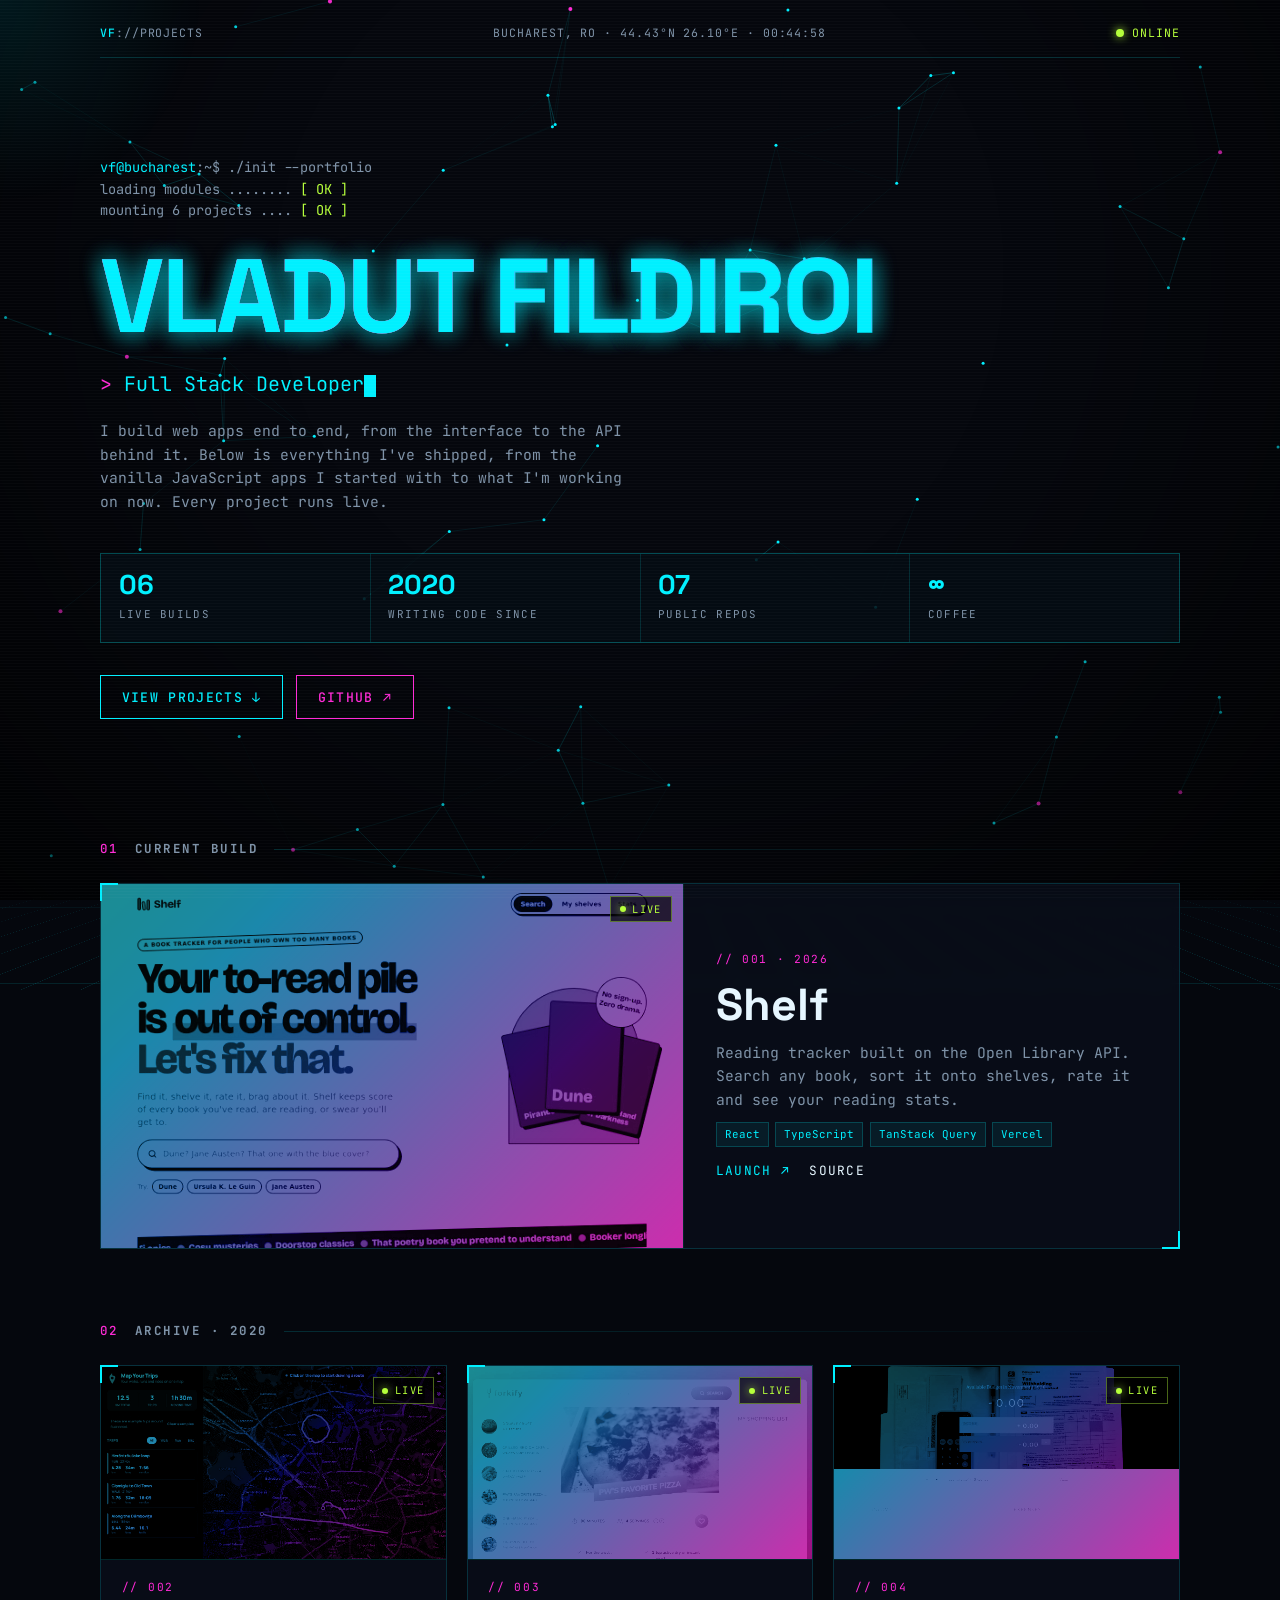
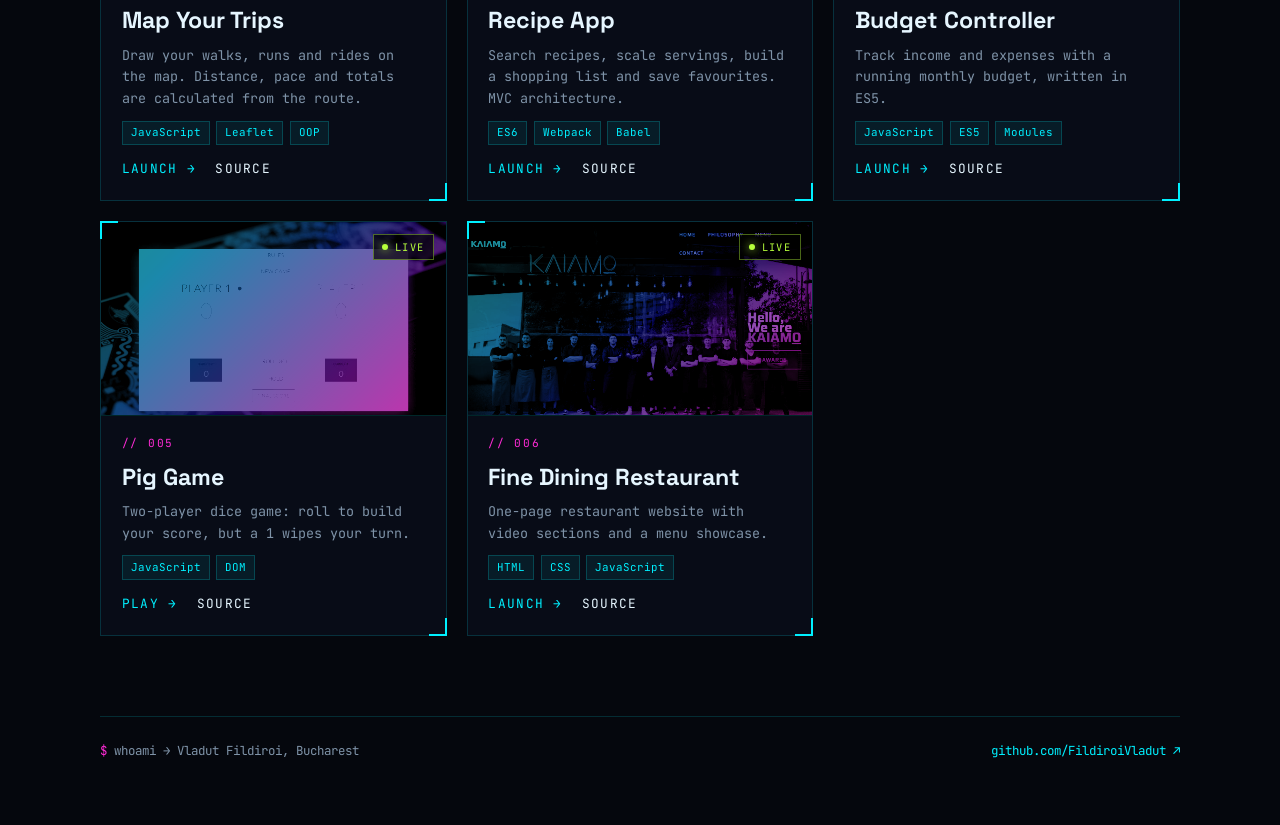
<file: index.html>
<!DOCTYPE html>
<html lang="en">
  <head>
    <meta charset="UTF-8" />
    <meta name="viewport" content="width=device-width, initial-scale=1.0" />
    <title>Vladut Fildiroi · Projects</title>
    <meta name="description" content="Projects by Vladut Fildiroi: web apps, games and experiments." />
    <meta name="theme-color" content="#05070d" />
    <link rel="icon" href="data:image/svg+xml,%3Csvg xmlns='http://www.w3.org/2000/svg' viewBox='0 0 32 32'%3E%3Crect width='32' height='32' rx='6' fill='%2305070d'/%3E%3Cpath d='M7 8l6 16h2l6-16' fill='none' stroke='%2300f0ff' stroke-width='2.5'/%3E%3Cpath d='M22 8v16h4' fill='none' stroke='%23ff2bd6' stroke-width='2.5'/%3E%3C/svg%3E" />
    <link rel="preconnect" href="https://fonts.googleapis.com" />
    <link rel="preconnect" href="https://fonts.gstatic.com" crossorigin />
    <link
      href="https://fonts.googleapis.com/css2?family=JetBrains+Mono:wght@400;500;700&family=Space+Grotesk:wght@500;700&display=swap"
      rel="stylesheet"
    />
    <style>
      :root {
        --bg: #05070d;
        --panel: rgba(10, 16, 28, 0.72);
        --line: rgba(0, 240, 255, 0.16);
        --text: #e6f6ff;
        --muted: #7f93a8;
        --cyan: #00f0ff;
        --magenta: #ff2bd6;
        --lime: #b6ff3b;
        --mono: "JetBrains Mono", ui-monospace, monospace;
        --display: "Space Grotesk", system-ui, sans-serif;
      }
      * { box-sizing: border-box; margin: 0; padding: 0; }
      html { scroll-behavior: smooth; }
      body {
        background: var(--bg);
        color: var(--text);
        font-family: var(--mono);
        line-height: 1.6;
        min-height: 100vh;
        overflow-x: hidden;
      }
      ::selection { background: var(--magenta); color: #000; }
      a { color: inherit; }

      /* ---------- background layers ---------- */
      #net { position: fixed; inset: 0; z-index: 0; }
      .grid-floor {
        position: fixed; left: -50%; right: -50%; bottom: -10vh; height: 55vh; z-index: 0;
        background-image:
          linear-gradient(var(--line) 1px, transparent 1px),
          linear-gradient(90deg, var(--line) 1px, transparent 1px);
        background-size: 60px 60px;
        transform: perspective(500px) rotateX(62deg);
        transform-origin: bottom;
        mask-image: linear-gradient(to top, #000 10%, transparent 85%);
        animation: floor 3s linear infinite;
        pointer-events: none;
      }
      @keyframes floor { to { background-position: 0 60px; } }
      .scanlines {
        position: fixed; inset: 0; z-index: 50; pointer-events: none;
        background: repeating-linear-gradient(to bottom, rgba(255,255,255,0.025) 0 1px, transparent 1px 3px);
      }
      .vignette {
        position: fixed; inset: 0; z-index: 1; pointer-events: none;
        background: radial-gradient(ellipse at 50% 30%, transparent 40%, rgba(0,0,0,0.75));
      }
      .cursor-glow {
        position: fixed; width: 480px; height: 480px; left: 0; top: 0; z-index: 1;
        border-radius: 50%; pointer-events: none; translate: -50% -50%;
        background: radial-gradient(circle, rgba(0,240,255,0.09), transparent 60%);
      }

      /* ---------- layout ---------- */
      main { position: relative; z-index: 2; max-width: 1120px; margin: 0 auto; padding: 1.5rem 1.25rem 4rem; }

      .topbar {
        display: flex; justify-content: space-between; align-items: center; gap: 1rem;
        font-size: 0.72rem; color: var(--muted); letter-spacing: 0.08em; text-transform: uppercase;
        border-bottom: 1px solid var(--line); padding-bottom: 0.9rem;
      }
      .topbar b { color: var(--cyan); font-weight: 500; }
      .status { display: inline-flex; align-items: center; gap: 0.5rem; color: var(--lime); }
      .dot { width: 8px; height: 8px; border-radius: 50%; background: currentColor; box-shadow: 0 0 10px currentColor; animation: blink 1.6s steps(2) infinite; }
      @keyframes blink { 50% { opacity: 0.25; } }

      /* ---------- hero ---------- */
      .hero { padding: clamp(3.5rem, 11vh, 7rem) 0 3rem; }
      .boot { color: var(--muted); font-size: 0.85rem; min-height: 5.2em; white-space: pre-line; }
      .boot .ok { color: var(--lime); }
      .boot .c { color: var(--cyan); }
      .caret { display: inline-block; width: 0.6em; height: 1.1em; background: var(--cyan); vertical-align: text-bottom; animation: blink 1s steps(2) infinite; }

      .name {
        position: relative; display: inline-block;
        font-family: var(--display); font-weight: 700; text-transform: uppercase;
        font-size: clamp(2.8rem, 9vw, 6.5rem); line-height: 0.95; letter-spacing: -0.02em;
        margin: 1.2rem 0 1.4rem;
        text-shadow: 0 0 24px rgba(0, 240, 255, 0.35);
      }
      .name::before, .name::after {
        content: attr(data-text); position: absolute; inset: 0; pointer-events: none;
      }
      .name::before { color: var(--magenta); animation: glitch 3.2s infinite steps(1); }
      .name::after { color: var(--cyan); animation: glitch 2.7s infinite steps(1) reverse; }
      @keyframes glitch {
        0%, 86%, 100% { clip-path: inset(100% 0 0 0); transform: none; }
        87% { clip-path: inset(12% 0 70% 0); transform: translate(-6px, 0); }
        89% { clip-path: inset(55% 0 20% 0); transform: translate(5px, 0); }
        91% { clip-path: inset(30% 0 50% 0); transform: translate(-3px, 0); }
        93% { clip-path: inset(80% 0 4% 0); transform: translate(4px, 0); }
      }
      .name .accent { color: transparent; -webkit-text-stroke: 1.5px var(--cyan); }

      .role { font-size: clamp(1rem, 2.2vw, 1.25rem); color: var(--text); }
      .role .prompt { color: var(--magenta); }
      #role-text { color: var(--cyan); }
      .bio { color: var(--muted); max-width: 60ch; margin-top: 1.2rem; font-size: 0.92rem; }

      .hud {
        display: grid; grid-template-columns: repeat(4, 1fr); gap: 1px; margin-top: 2.5rem;
        background: var(--line); border: 1px solid var(--line);
      }
      .hud div { background: rgba(5, 7, 13, 0.85); padding: 1rem 1.1rem; }
      .hud strong { display: block; font-family: var(--display); font-size: 1.7rem; color: var(--cyan); line-height: 1.1; }
      .hud span { font-size: 0.68rem; color: var(--muted); text-transform: uppercase; letter-spacing: 0.12em; }

      .cta { display: flex; flex-wrap: wrap; gap: 0.8rem; margin-top: 2rem; }
      .btn {
        --c: var(--cyan);
        position: relative; display: inline-flex; align-items: center; gap: 0.6rem;
        padding: 0.8rem 1.3rem; font: 500 0.82rem var(--mono); text-transform: uppercase; letter-spacing: 0.1em;
        color: var(--c); text-decoration: none; border: 1px solid var(--c);
        transition: background 0.2s, color 0.2s, box-shadow 0.2s;
      }
      .btn:hover { background: var(--c); color: #000; box-shadow: 0 0 30px var(--c); }
      .btn--alt { --c: var(--magenta); }

      /* ---------- sections ---------- */
      .section-title {
        display: flex; align-items: center; gap: 1rem; margin: 4.5rem 0 1.5rem;
        font-size: 0.78rem; letter-spacing: 0.2em; text-transform: uppercase; color: var(--muted);
      }
      .section-title b { color: var(--magenta); font-weight: 500; }
      .section-title::after { content: ""; flex: 1; height: 1px; background: linear-gradient(90deg, var(--line), transparent); }

      .grid { display: grid; gap: 1.25rem; grid-template-columns: repeat(auto-fill, minmax(320px, 1fr)); }

      /* ---------- cards ---------- */
      .card {
        --mx: 50%; --my: 50%;
        position: relative; display: flex; flex-direction: column;
        background: var(--panel); border: 1px solid var(--line);
        backdrop-filter: blur(6px);
        transform-style: preserve-3d;
        transition: transform 0.25s ease, border-color 0.25s, box-shadow 0.25s;
        opacity: 0; translate: 0 24px;
      }
      .card.in { opacity: 1; translate: 0 0; transition: transform 0.25s ease, border-color 0.25s, box-shadow 0.25s, opacity 0.6s, translate 0.6s; }
      .card::before {
        /* spotlight that follows the cursor */
        content: ""; position: absolute; inset: 0; pointer-events: none; z-index: 2; opacity: 0; transition: opacity 0.3s;
        background: radial-gradient(400px circle at var(--mx) var(--my), rgba(0,240,255,0.12), transparent 45%);
      }
      .card:hover::before { opacity: 1; }
      .card:hover { border-color: rgba(0, 240, 255, 0.6); box-shadow: 0 0 0 1px rgba(0,240,255,0.15), 0 20px 60px -20px rgba(0,240,255,0.35); }
      /* corner brackets */
      .card > .corners { position: absolute; inset: -1px; pointer-events: none; z-index: 3; }
      .corners::before, .corners::after {
        content: ""; position: absolute; width: 16px; height: 16px; border: 2px solid var(--cyan);
        transition: width 0.3s, height 0.3s;
      }
      .corners::before { top: 0; left: 0; border-right: 0; border-bottom: 0; }
      .corners::after { bottom: 0; right: 0; border-left: 0; border-top: 0; }
      .card:hover .corners::before, .card:hover .corners::after { width: 34px; height: 34px; }

      .shot { position: relative; aspect-ratio: 16 / 9; overflow: hidden; border-bottom: 1px solid var(--line); background: #000; }
      .shot img {
        width: 100%; height: 100%; object-fit: cover; object-position: top; display: block;
        filter: grayscale(1) contrast(1.35) brightness(0.42);
        transition: filter 0.5s, transform 0.6s;
      }
      .shot::before {
        /* duotone tint while idle */
        content: ""; position: absolute; inset: 0; z-index: 1; mix-blend-mode: color;
        background: linear-gradient(135deg, var(--cyan), var(--magenta)); opacity: 0.75; transition: opacity 0.5s;
      }
      .shot::after {
        /* sweeping scan bar */
        content: ""; position: absolute; left: 0; right: 0; height: 30%; top: -30%; z-index: 2;
        background: linear-gradient(to bottom, transparent, rgba(0,240,255,0.25), transparent);
      }
      .card:hover .shot img { filter: none; transform: scale(1.04); }
      .card:hover .shot::before { opacity: 0; }
      .card:hover .shot::after { animation: scan 1.1s ease-out; }
      @keyframes scan { to { top: 100%; } }

      .badge {
        position: absolute; top: 0.7rem; right: 0.7rem; z-index: 3;
        display: inline-flex; align-items: center; gap: 0.4rem;
        font-size: 0.65rem; letter-spacing: 0.14em; padding: 0.25rem 0.55rem;
        background: rgba(0,0,0,0.7); color: var(--lime); border: 1px solid rgba(182,255,59,0.4);
      }
      .badge .dot { width: 6px; height: 6px; }

      .body { padding: 1.2rem 1.3rem 1.3rem; display: flex; flex-direction: column; gap: 0.7rem; flex: 1; transform: translateZ(30px); }
      .idx { font-size: 0.7rem; color: var(--magenta); letter-spacing: 0.15em; }
      .card h3 { font-family: var(--display); font-size: 1.45rem; line-height: 1.1; }
      .card p { color: var(--muted); font-size: 0.84rem; flex: 1; }
      .tags { display: flex; flex-wrap: wrap; gap: 0.4rem; }
      .tags span { font-size: 0.68rem; color: var(--cyan); padding: 0.15rem 0.5rem; background: rgba(0,240,255,0.07); border: 1px solid rgba(0,240,255,0.2); }
      .links { display: flex; gap: 1.2rem; font-size: 0.8rem; text-transform: uppercase; letter-spacing: 0.1em; margin-top: 0.2rem; }
      .links a { text-decoration: none; color: var(--text); position: relative; }
      .links a::after { content: ""; position: absolute; left: 0; bottom: -3px; width: 0; height: 1px; background: currentColor; transition: width 0.25s; }
      .links a:hover { color: var(--cyan); }
      .links a:hover::after { width: 100%; }
      .links a:first-child { color: var(--cyan); }

      /* featured card spans the row on wide screens */
      .card--featured { grid-column: 1 / -1; flex-direction: row; }
      .card--featured .shot { flex: 1.35; aspect-ratio: auto; min-height: 340px; border-bottom: 0; border-right: 1px solid var(--line); }
      .card--featured .body { flex: 1; padding: 2rem; justify-content: center; }
      .card--featured h3 { font-size: clamp(2rem, 4vw, 2.8rem); }
      .card--featured p { flex: 0; font-size: 0.92rem; }

      /* ---------- footer ---------- */
      footer {
        margin-top: 5rem; padding-top: 1.5rem; border-top: 1px solid var(--line);
        display: flex; flex-wrap: wrap; justify-content: space-between; gap: 1rem;
        font-size: 0.78rem; color: var(--muted);
      }
      footer .prompt { color: var(--magenta); }
      footer a { color: var(--cyan); text-decoration: none; }
      footer a:hover { text-decoration: underline; }

      @media (max-width: 760px) {
        .hud { grid-template-columns: repeat(2, 1fr); }
        .card--featured { flex-direction: column; }
        .card--featured .shot { min-height: 0; aspect-ratio: 16 / 9; border-right: 0; border-bottom: 1px solid var(--line); }
        .card--featured .body { padding: 1.3rem; }
        .topbar .hide-sm { display: none; }
        .grid { grid-template-columns: 1fr; }
        .cursor-glow { display: none; }
      }

      @media (prefers-reduced-motion: reduce) {
        *, *::before, *::after { animation: none !important; transition: none !important; }
        .card { opacity: 1; translate: none; }
      }
    </style>
  </head>
  <body>
    <canvas id="net" aria-hidden="true"></canvas>
    <div class="grid-floor" aria-hidden="true"></div>
    <div class="vignette" aria-hidden="true"></div>
    <div class="cursor-glow" id="glow" aria-hidden="true"></div>
    <div class="scanlines" aria-hidden="true"></div>

    <main>
      <div class="topbar">
        <span><b>VF</b>://projects</span>
        <span class="hide-sm">Bucharest, RO · 44.43°N 26.10°E · <span id="clock">--:--:--</span></span>
        <span class="status"><span class="dot"></span>Online</span>
      </div>

      <section class="hero">
        <div class="boot" id="boot" aria-hidden="true"></div>
        <h1 class="name" data-text="Vladut Fildiroi">Vladut <span class="accent">Fildiroi</span></h1>
        <p class="role"><span class="prompt">&gt;</span> <span id="role-text">Full Stack Developer</span><span class="caret"></span></p>
        <p class="bio">
          I build web apps end to end, from the interface to the API behind it. Below is everything
          I've shipped, from the vanilla JavaScript apps I started with to what I'm working on now.
          Every project runs live.
        </p>

        <div class="hud">
          <div><strong data-count="6">0</strong><span>Live builds</span></div>
          <div><strong data-count="2020">0</strong><span>Writing code since</span></div>
          <div><strong data-count="7">0</strong><span>Public repos</span></div>
          <div><strong>&infin;</strong><span>Coffee</span></div>
        </div>

        <div class="cta">
          <a class="btn" href="#projects">View projects ↓</a>
          <a class="btn btn--alt" href="https://github.com/FildiroiVladut" target="_blank" rel="noopener">GitHub ↗</a>
        </div>
      </section>

      <h2 class="section-title" id="projects"><b>01</b> Current build</h2>
      <section class="grid">
        <article class="card card--featured">
          <span class="corners"></span>
          <div class="shot">
            <span class="badge"><span class="dot"></span>LIVE</span>
            <img src="assets/shelf.jpg" alt="Shelf home page" loading="lazy" />
          </div>
          <div class="body">
            <span class="idx">// 001 · 2026</span>
            <h3>Shelf</h3>
            <p>Reading tracker built on the Open Library API. Search any book, sort it onto shelves, rate it and see your reading stats.</p>
            <div class="tags"><span>React</span><span>TypeScript</span><span>TanStack Query</span><span>Vercel</span></div>
            <div class="links">
              <a href="https://shelf-ashen.vercel.app" target="_blank" rel="noopener">Launch ↗</a>
              <a href="https://github.com/FildiroiVladut/shelf" target="_blank" rel="noopener">Source</a>
            </div>
          </div>
        </article>
      </section>

      <h2 class="section-title"><b>02</b> Archive · 2020</h2>
      <section class="grid">
        <article class="card">
          <span class="corners"></span>
          <div class="shot">
            <span class="badge"><span class="dot"></span>LIVE</span>
            <img src="assets/trips.jpg" alt="Map Your Trips with routes drawn over Bucharest" loading="lazy" />
          </div>
          <div class="body">
            <span class="idx">// 002</span>
            <h3>Map Your Trips</h3>
            <p>Draw your walks, runs and rides on the map. Distance, pace and totals are calculated from the route.</p>
            <div class="tags"><span>JavaScript</span><span>Leaflet</span><span>OOP</span></div>
            <div class="links">
              <a href="mapYourTrips/">Launch →</a>
              <a href="https://github.com/FildiroiVladut/mapYourTrips" target="_blank" rel="noopener">Source</a>
            </div>
          </div>
        </article>
        <article class="card">
          <span class="corners"></span>
          <div class="shot">
            <span class="badge"><span class="dot"></span>LIVE</span>
            <img src="assets/recipe.jpg" alt="Recipe App showing a pizza recipe" loading="lazy" />
          </div>
          <div class="body">
            <span class="idx">// 003</span>
            <h3>Recipe App</h3>
            <p>Search recipes, scale servings, build a shopping list and save favourites. MVC architecture.</p>
            <div class="tags"><span>ES6</span><span>Webpack</span><span>Babel</span></div>
            <div class="links">
              <a href="recipeApp/">Launch →</a>
              <a href="https://github.com/FildiroiVladut/recipeApp" target="_blank" rel="noopener">Source</a>
            </div>
          </div>
        </article>
        <article class="card">
          <span class="corners"></span>
          <div class="shot">
            <span class="badge"><span class="dot"></span>LIVE</span>
            <img src="assets/budget.jpg" alt="Budget Controller" loading="lazy" />
          </div>
          <div class="body">
            <span class="idx">// 004</span>
            <h3>Budget Controller</h3>
            <p>Track income and expenses with a running monthly budget, written in ES5.</p>
            <div class="tags"><span>JavaScript</span><span>ES5</span><span>Modules</span></div>
            <div class="links">
              <a href="BudgetControllApp/">Launch →</a>
              <a href="https://github.com/FildiroiVladut/BudgetControllApp" target="_blank" rel="noopener">Source</a>
            </div>
          </div>
        </article>
        <article class="card">
          <span class="corners"></span>
          <div class="shot">
            <span class="badge"><span class="dot"></span>LIVE</span>
            <img src="assets/pig.jpg" alt="Pig Game" loading="lazy" />
          </div>
          <div class="body">
            <span class="idx">// 005</span>
            <h3>Pig Game</h3>
            <p>Two-player dice game: roll to build your score, but a 1 wipes your turn.</p>
            <div class="tags"><span>JavaScript</span><span>DOM</span></div>
            <div class="links">
              <a href="PigGame/">Play →</a>
              <a href="https://github.com/FildiroiVladut/PigGame" target="_blank" rel="noopener">Source</a>
            </div>
          </div>
        </article>
        <article class="card">
          <span class="corners"></span>
          <div class="shot">
            <span class="badge"><span class="dot"></span>LIVE</span>
            <img src="assets/restaurant.jpg" alt="Fine Dining Restaurant website" loading="lazy" />
          </div>
          <div class="body">
            <span class="idx">// 006</span>
            <h3>Fine Dining Restaurant</h3>
            <p>One-page restaurant website with video sections and a menu showcase.</p>
            <div class="tags"><span>HTML</span><span>CSS</span><span>JavaScript</span></div>
            <div class="links">
              <a href="restaurant/">Launch →</a>
              <a href="https://github.com/FildiroiVladut/fildiroivladut.github.io/tree/master/restaurant" target="_blank" rel="noopener">Source</a>
            </div>
          </div>
        </article>
      </section>

      <footer>
        <span><span class="prompt">$</span> whoami → Vladut Fildiroi, Bucharest</span>
        <a href="https://github.com/FildiroiVladut" target="_blank" rel="noopener">github.com/FildiroiVladut ↗</a>
      </footer>
    </main>

    <script>
      const reduced = matchMedia("(prefers-reduced-motion: reduce)").matches;

      /* ---- clock ---- */
      const clock = document.getElementById("clock");
      const tick = () => (clock.textContent = new Date().toLocaleTimeString("en-GB", { timeZone: "Europe/Bucharest" }));
      tick(); setInterval(tick, 1000);

      /* ---- boot sequence ---- */
      const bootLines = [
        '<span class="c">vf@bucharest</span>:~$ ./init --portfolio',
        'loading modules ........ <span class="ok">[ OK ]</span>',
        'mounting 6 projects .... <span class="ok">[ OK ]</span>',
      ];
      const boot = document.getElementById("boot");
      if (reduced) boot.innerHTML = bootLines.join("\n");
      else {
        let i = 0;
        const next = () => {
          if (i >= bootLines.length) return;
          boot.innerHTML += (i ? "\n" : "") + bootLines[i++];
          setTimeout(next, 380);
        };
        setTimeout(next, 200);
      }

      /* ---- rotating role with typewriter ---- */
      const roles = ["Full Stack Developer", "React + TypeScript", "Node.js & APIs", "Ships things that work"];
      const roleEl = document.getElementById("role-text");
      if (!reduced) {
        let r = 0, c = roles[0].length, deleting = true;
        const type = () => {
          const word = roles[r];
          c += deleting ? -1 : 1;
          roleEl.textContent = word.slice(0, c);
          let delay = deleting ? 35 : 70;
          if (!deleting && c === word.length) { deleting = true; delay = 2200; }
          else if (deleting && c === 0) { deleting = false; r = (r + 1) % roles.length; delay = 300; }
          setTimeout(type, delay);
        };
        setTimeout(type, 2600);
      }

      /* ---- HUD counters ---- */
      const counters = document.querySelectorAll("[data-count]");
      counters.forEach((el) => {
        const end = +el.dataset.count;
        const start = end > 1000 ? end - 40 : 0;
        if (reduced) return (el.textContent = end);
        const t0 = performance.now(), dur = 1400;
        const step = (t) => {
          const p = Math.min(1, (t - t0) / dur);
          el.textContent = Math.round(start + (end - start) * (1 - Math.pow(1 - p, 3))).toString().padStart(2, "0");
          if (p < 1) requestAnimationFrame(step);
        };
        setTimeout(() => requestAnimationFrame(step), 900);
      });

      /* ---- cards: reveal, tilt, spotlight ---- */
      const cards = document.querySelectorAll(".card");
      const io = new IntersectionObserver((entries) => {
        entries.forEach((e, k) => {
          if (!e.isIntersecting) return;
          setTimeout(() => e.target.classList.add("in"), k * 90);
          io.unobserve(e.target);
        });
      }, { threshold: 0.12 });
      cards.forEach((card) => {
        io.observe(card);
        // whole card opens the live project
        card.addEventListener("click", (e) => {
          if (e.target.closest("a")) return;
          card.querySelector(".links a").click();
        });
        card.style.cursor = "pointer";
        if (reduced) return;
        card.addEventListener("pointermove", (e) => {
          const r = card.getBoundingClientRect();
          const x = (e.clientX - r.left) / r.width, y = (e.clientY - r.top) / r.height;
          card.style.setProperty("--mx", x * 100 + "%");
          card.style.setProperty("--my", y * 100 + "%");
          const k = card.classList.contains("card--featured") ? 3 : 7;
          card.style.transform = `perspective(900px) rotateX(${(0.5 - y) * k}deg) rotateY(${(x - 0.5) * k}deg)`;
        });
        card.addEventListener("pointerleave", () => (card.style.transform = ""));
      });

      /* ---- cursor glow ---- */
      const glow = document.getElementById("glow");
      addEventListener("pointermove", (e) => { glow.style.left = e.clientX + "px"; glow.style.top = e.clientY + "px"; });

      /* ---- neural network background ---- */
      const cv = document.getElementById("net");
      const ctx = cv.getContext("2d");
      const mouse = { x: -9999, y: -9999 };
      let W, H, nodes = [];
      const resize = () => {
        const dpr = Math.min(devicePixelRatio || 1, 2);
        W = innerWidth; H = innerHeight;
        cv.width = W * dpr; cv.height = H * dpr; cv.style.width = W + "px"; cv.style.height = H + "px";
        ctx.setTransform(dpr, 0, 0, dpr, 0, 0);
        const n = Math.round(Math.min(90, (W * H) / 16000));
        nodes = Array.from({ length: n }, () => ({
          x: Math.random() * W, y: Math.random() * H,
          vx: (Math.random() - 0.5) * 0.35, vy: (Math.random() - 0.5) * 0.35,
          m: Math.random() < 0.15, // a few magenta nodes
        }));
      };
      addEventListener("resize", resize);
      addEventListener("pointermove", (e) => { mouse.x = e.clientX; mouse.y = e.clientY; });
      addEventListener("pointerleave", () => { mouse.x = mouse.y = -9999; });
      resize();

      const LINK = 140;
      const frame = () => {
        ctx.clearRect(0, 0, W, H);
        for (const p of nodes) {
          p.x += p.vx; p.y += p.vy;
          if (p.x < 0 || p.x > W) p.vx *= -1;
          if (p.y < 0 || p.y > H) p.vy *= -1;
          // nodes drift towards the cursor a little
          const dx = mouse.x - p.x, dy = mouse.y - p.y, d = Math.hypot(dx, dy);
          if (d < 200) { p.x += dx * 0.004; p.y += dy * 0.004; }
        }
        for (let i = 0; i < nodes.length; i++) {
          const a = nodes[i];
          for (let j = i + 1; j < nodes.length; j++) {
            const b = nodes[j], d = Math.hypot(a.x - b.x, a.y - b.y);
            if (d < LINK) {
              ctx.strokeStyle = `rgba(0,240,255,${(1 - d / LINK) * 0.25})`;
              ctx.lineWidth = 1;
              ctx.beginPath(); ctx.moveTo(a.x, a.y); ctx.lineTo(b.x, b.y); ctx.stroke();
            }
          }
          const dm = Math.hypot(a.x - mouse.x, a.y - mouse.y);
          if (dm < 180) {
            ctx.strokeStyle = `rgba(255,43,214,${(1 - dm / 180) * 0.45})`;
            ctx.beginPath(); ctx.moveTo(a.x, a.y); ctx.lineTo(mouse.x, mouse.y); ctx.stroke();
          }
          ctx.fillStyle = a.m ? "#ff2bd6" : "#00f0ff";
          ctx.beginPath(); ctx.arc(a.x, a.y, a.m ? 2 : 1.5, 0, Math.PI * 2); ctx.fill();
        }
        if (!reduced) requestAnimationFrame(frame);
      };
      frame();
    </script>
  </body>
</html>
</file>
